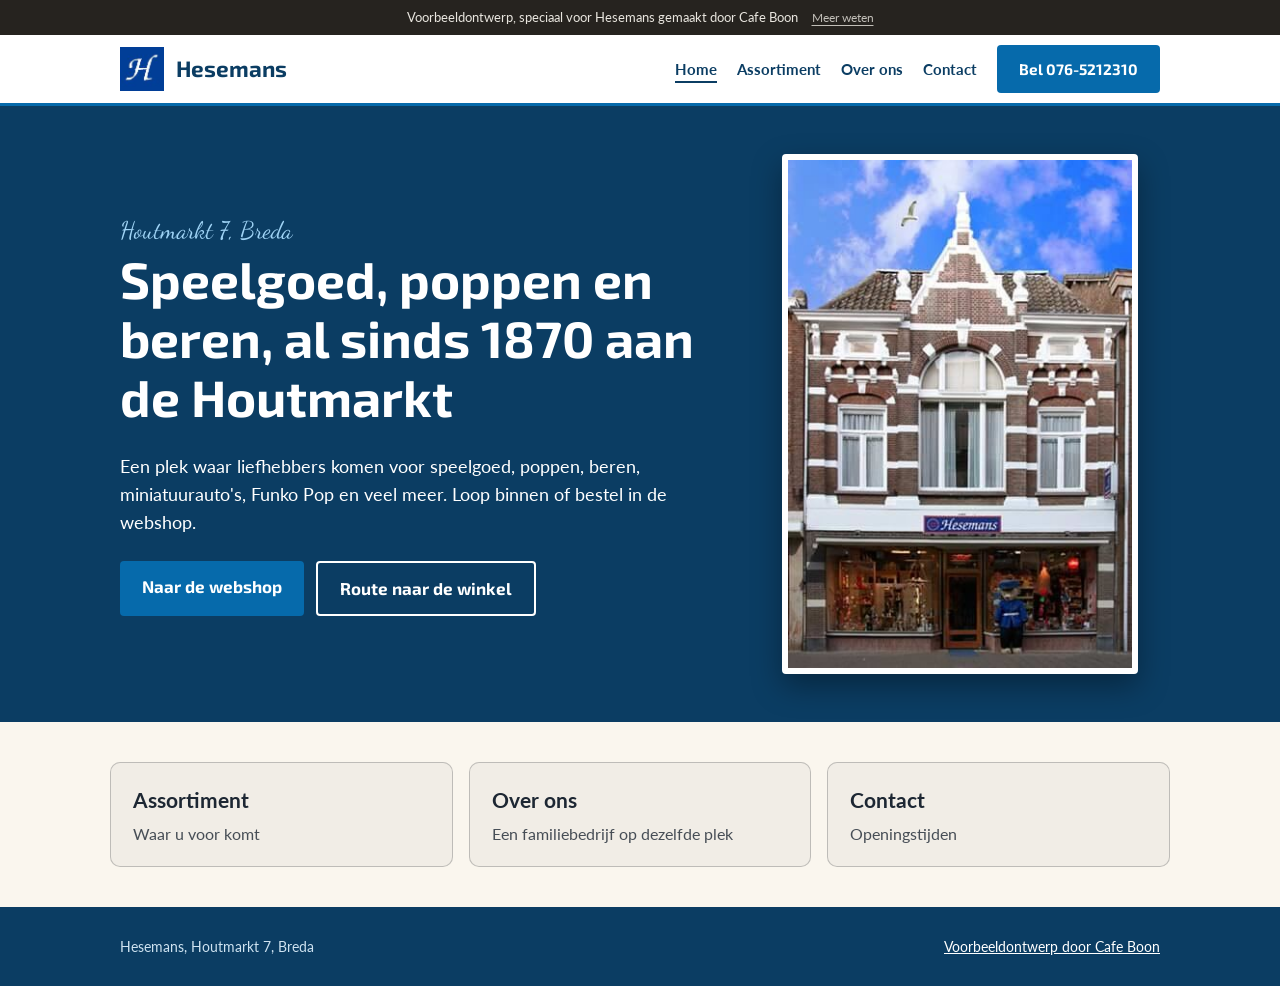
<file: index.html>
<!doctype html>
<html lang="nl">
<head>
<meta charset="utf-8">
<meta name="viewport" content="width=device-width,initial-scale=1">
<title>Hesemans Breda | Speelgoed, poppen, beren en kado's aan de Houtmarkt</title>
<meta name="description" content="Hesemans aan de Houtmarkt 7 in Breda. Speelgoed, poppen, beren, Funko Pop en kado's in het familiebedrijf van Johan Hesemans, sinds 1870 op dezelfde plek.">
<meta name="robots" content="noindex">
<link rel="icon" type="image/jpeg" href="images/logo.jpg">
<meta property="og:title" content="Hesemans Breda">
<meta property="og:description" content="Speelgoed, poppen, beren en kado's aan de Houtmarkt 7 in Breda.">
<meta property="og:image" content="https://hesemans.cafeboon.com/images/og.jpg">
<meta property="og:type" content="website">
<link rel="preconnect" href="https://fonts.googleapis.com">
<link rel="preconnect" href="https://fonts.gstatic.com" crossorigin>
<link href="https://fonts.googleapis.com/css2?family=Dancing+Script:wght@600&family=Exo+2:wght@600;700&family=Lato:wght@400;700;900&display=swap" rel="stylesheet">
<link rel="stylesheet" href="style.css">
</head>
<body>
<div class="vb-banner" role="note"><span>Voorbeeldontwerp, speciaal voor Hesemans gemaakt door Cafe Boon</span><a href="https://cafeboon.com">Meer weten</a></div>
<header><div class="wrap">
<a class="brand" href="index.html"><img alt="" src="images/logo.jpg"/>Hesemans</a>
<nav><a aria-current="page" href="index.html">Home</a><a href="aanbod.html">Assortiment</a><a href="over.html">Over ons</a><a href="contact.html">Contact</a><a class="btn" href="tel:0765212310">Bel 076-5212310</a></nav>
</div></header>
<div aria-label="Pagina's" class="sn-bar" role="navigation"><a aria-current="page" class="sn-link" href="index.html">Home</a><a class="sn-link" href="aanbod.html">Assortiment</a><a class="sn-link" href="over.html">Over ons</a><a class="sn-link" href="contact.html">Contact</a></div>
<main id="top">
<div class="hero"><div class="wrap">
<div>
<span class="script">Houtmarkt 7, Breda</span>
<h1>Speelgoed, poppen en beren, al sinds 1870 aan de Houtmarkt</h1>
<p>Een plek waar liefhebbers komen voor speelgoed, poppen, beren, miniatuurauto's, Funko Pop en veel meer. Loop binnen of bestel in de webshop.</p>
<div class="acts"><a class="btn" href="binnenkort.html">Naar de webshop</a><a class="btn alt" href="https://www.google.com/maps/dir/?api=1&amp;destination=Houtmarkt+7+4811+JC+Breda">Route naar de winkel</a></div>
</div>
<img alt="De gevel van Hesemans aan de Houtmarkt in Breda" height="526" src="images/voorgevel.jpg" width="357"/>
</div></div>
<div class="sn-cards"><a class="sn-card" href="aanbod.html"><strong>Assortiment</strong><span>Waar u voor komt</span></a><a class="sn-card" href="over.html"><strong>Over ons</strong><span>Een familiebedrijf op dezelfde plek</span></a><a class="sn-card" href="contact.html"><strong>Contact</strong><span>Openingstijden</span></a></div>
</main>
<footer><div class="wrap"><span>Hesemans, Houtmarkt 7, Breda</span><a href="https://cafeboon.com">Voorbeeldontwerp door Cafe Boon</a></div></footer>
<script>try{(function(){
var h={1:null,2:[12,17],3:[10,17],4:[10,17],5:[10,17],6:[10,17],0:null};
var n=new Date(),d=n.getDay(),t=n.getHours()+n.getMinutes()/60;
var r=document.querySelector('tr[data-d="'+d+'"]');if(r)r.className='today';
var s=document.getElementById('status'),x=h[d];
if(x&&t>=x[0]&&t<x[1]){s.className='status open';s.textContent='Nu geopend tot 17:00'}
else{s.className='status closed';s.textContent='Nu gesloten'}
})();}catch(e){}</script>
</body></html>
</file>
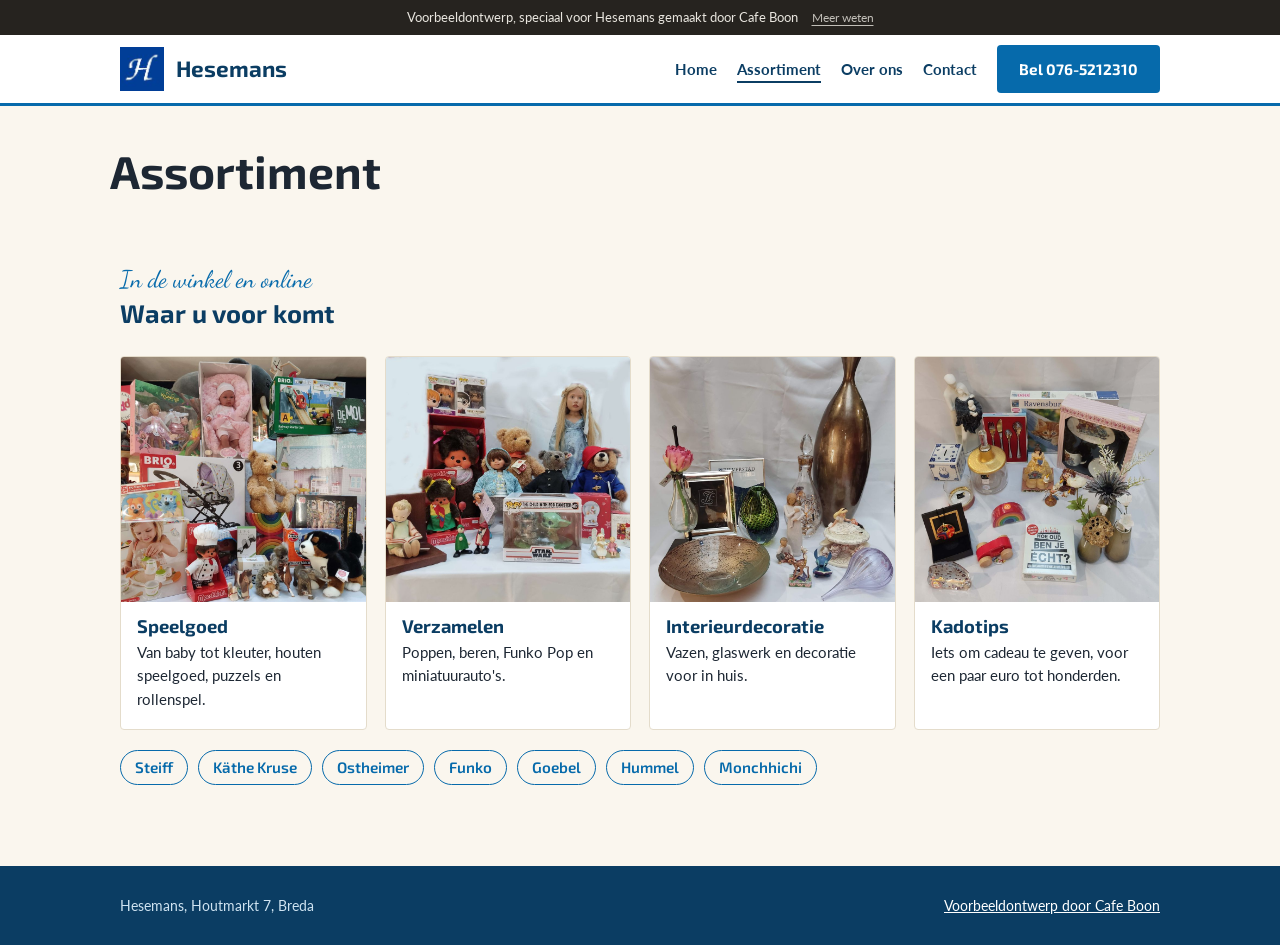
<file: aanbod.html>
<!doctype html>
<html lang="nl">
<head>
<meta charset="utf-8">
<meta name="viewport" content="width=device-width,initial-scale=1">
<title>Assortiment | Hesemans Breda</title>
<meta name="description" content="Hesemans aan de Houtmarkt 7 in Breda. Speelgoed, poppen, beren, Funko Pop en kado's in het familiebedrijf van Johan Hesemans, sinds 1870 op dezelfde plek.">
<meta name="robots" content="noindex">
<link rel="icon" type="image/jpeg" href="images/logo.jpg">
<meta property="og:title" content="Hesemans Breda">
<meta property="og:description" content="Speelgoed, poppen, beren en kado's aan de Houtmarkt 7 in Breda.">
<meta property="og:image" content="https://hesemans.cafeboon.com/images/og.jpg">
<meta property="og:type" content="website">
<link rel="preconnect" href="https://fonts.googleapis.com">
<link rel="preconnect" href="https://fonts.gstatic.com" crossorigin>
<link href="https://fonts.googleapis.com/css2?family=Dancing+Script:wght@600&family=Exo+2:wght@600;700&family=Lato:wght@400;700;900&display=swap" rel="stylesheet">
<link rel="stylesheet" href="style.css">
</head>
<body>
<div class="vb-banner" role="note"><span>Voorbeeldontwerp, speciaal voor Hesemans gemaakt door Cafe Boon</span><a href="https://cafeboon.com">Meer weten</a></div>
<header><div class="wrap">
<a class="brand" href="index.html"><img alt="" src="images/logo.jpg"/>Hesemans</a>
<nav><a href="index.html">Home</a><a aria-current="page" href="aanbod.html">Assortiment</a><a href="over.html">Over ons</a><a href="contact.html">Contact</a><a class="btn" href="tel:0765212310">Bel 076-5212310</a></nav>
</div></header>
<div aria-label="Pagina's" class="sn-bar" role="navigation"><a class="sn-link" href="index.html">Home</a><a aria-current="page" class="sn-link" href="aanbod.html">Assortiment</a><a class="sn-link" href="over.html">Over ons</a><a class="sn-link" href="contact.html">Contact</a></div>
<main id="top">
<div class="sn-head"><h1>Assortiment</h1></div>
<section id="assortiment"><div class="wrap">
<span class="script">In de winkel en online</span>
<h2>Waar u voor komt</h2>
<div class="cards">
<a class="card" href="binnenkort.html"><img alt="Speelgoed" loading="lazy" src="images/speelgoed.jpg"/><div><h3>Speelgoed</h3><p>Van baby tot kleuter, houten speelgoed, puzzels en rollenspel.</p></div></a>
<a class="card" href="binnenkort.html"><img alt="Verzamelen" loading="lazy" src="images/verzamelen.jpg"/><div><h3>Verzamelen</h3><p>Poppen, beren, Funko Pop en miniatuurauto's.</p></div></a>
<a class="card" href="binnenkort.html"><img alt="Interieurdecoratie" loading="lazy" src="images/interieur.jpg"/><div><h3>Interieurdecoratie</h3><p>Vazen, glaswerk en decoratie voor in huis.</p></div></a>
<a class="card" href="binnenkort.html"><img alt="Kadotips" loading="lazy" src="images/kadotip.jpg"/><div><h3>Kadotips</h3><p>Iets om cadeau te geven, voor een paar euro tot honderden.</p></div></a>
</div>
<ul aria-label="Merken" class="brands"><li>Steiff</li><li>Käthe Kruse</li><li>Ostheimer</li><li>Funko</li><li>Goebel</li><li>Hummel</li><li>Monchhichi</li></ul>
</div></section>
</main>
<footer><div class="wrap"><span>Hesemans, Houtmarkt 7, Breda</span><a href="https://cafeboon.com">Voorbeeldontwerp door Cafe Boon</a></div></footer>
<script>try{(function(){
var h={1:null,2:[12,17],3:[10,17],4:[10,17],5:[10,17],6:[10,17],0:null};
var n=new Date(),d=n.getDay(),t=n.getHours()+n.getMinutes()/60;
var r=document.querySelector('tr[data-d="'+d+'"]');if(r)r.className='today';
var s=document.getElementById('status'),x=h[d];
if(x&&t>=x[0]&&t<x[1]){s.className='status open';s.textContent='Nu geopend tot 17:00'}
else{s.className='status closed';s.textContent='Nu gesloten'}
})();}catch(e){}</script>
</body></html>
</file>
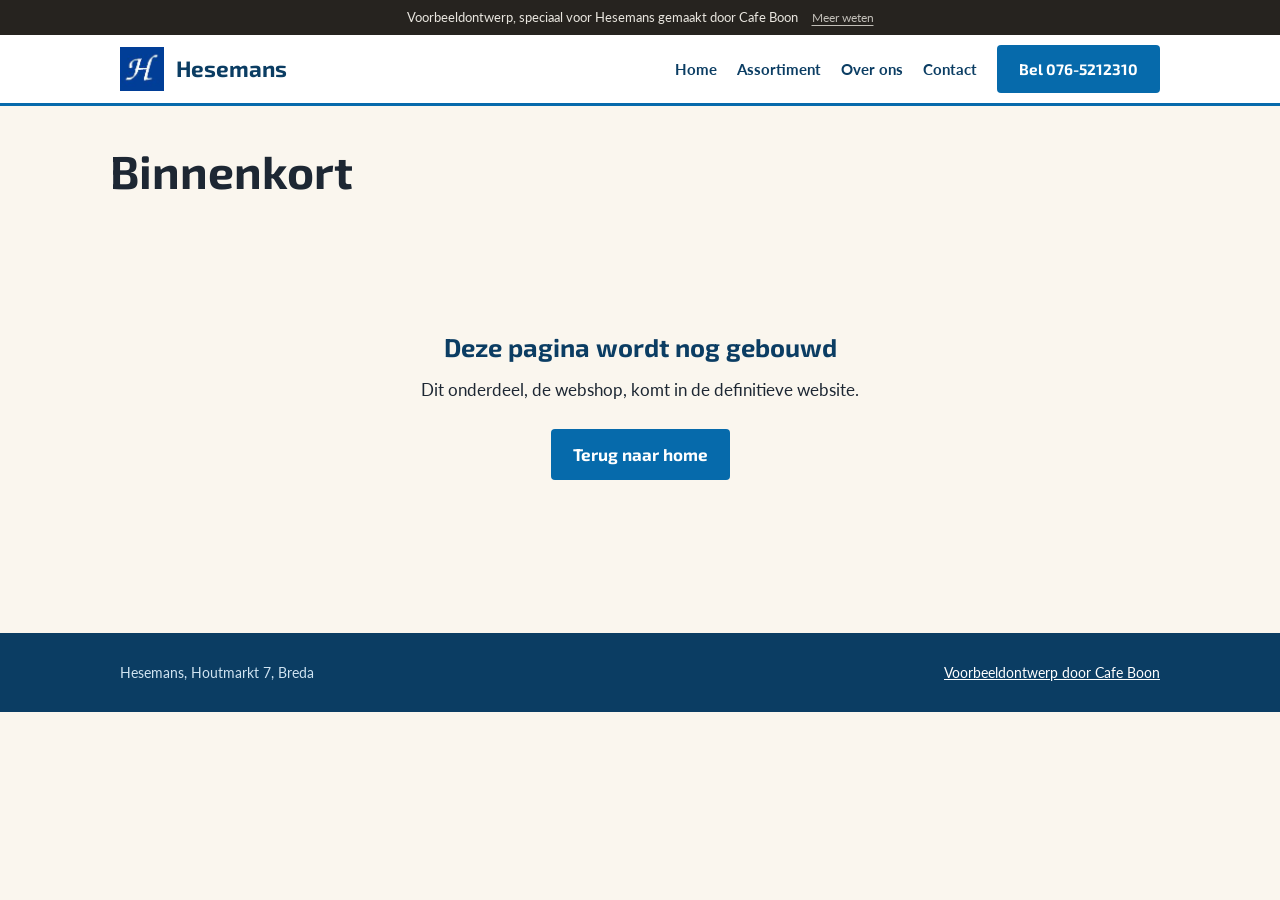
<file: binnenkort.html>
<!doctype html>
<html lang="nl">
<head>
<meta charset="utf-8">
<meta name="viewport" content="width=device-width,initial-scale=1">
<title>Binnenkort | Hesemans Breda</title>
<meta name="description" content="Hesemans aan de Houtmarkt 7 in Breda. Speelgoed, poppen, beren, Funko Pop en kado's in het familiebedrijf van Johan Hesemans, sinds 1870 op dezelfde plek.">
<meta name="robots" content="noindex">
<link rel="icon" type="image/jpeg" href="images/logo.jpg">
<meta property="og:title" content="Hesemans Breda">
<meta property="og:description" content="Speelgoed, poppen, beren en kado's aan de Houtmarkt 7 in Breda.">
<meta property="og:image" content="https://hesemans.cafeboon.com/images/og.jpg">
<meta property="og:type" content="website">
<link rel="preconnect" href="https://fonts.googleapis.com">
<link rel="preconnect" href="https://fonts.gstatic.com" crossorigin>
<link href="https://fonts.googleapis.com/css2?family=Dancing+Script:wght@600&family=Exo+2:wght@600;700&family=Lato:wght@400;700;900&display=swap" rel="stylesheet">
<link rel="stylesheet" href="style.css">
</head>
<body>
<div class="vb-banner" role="note"><span>Voorbeeldontwerp, speciaal voor Hesemans gemaakt door Cafe Boon</span><a href="https://cafeboon.com">Meer weten</a></div>
<header><div class="wrap">
<a class="brand" href="index.html"><img alt="" src="images/logo.jpg"/>Hesemans</a>
<nav><a href="index.html">Home</a><a href="aanbod.html">Assortiment</a><a href="over.html">Over ons</a><a href="contact.html">Contact</a><a class="btn" href="tel:0765212310">Bel 076-5212310</a></nav>
</div></header>
<div aria-label="Pagina's" class="sn-bar" role="navigation"><a class="sn-link" href="index.html">Home</a><a class="sn-link" href="aanbod.html">Assortiment</a><a class="sn-link" href="over.html">Over ons</a><a class="sn-link" href="contact.html">Contact</a></div>
<main id="top">
<div class="sn-head"><h1>Binnenkort</h1></div>
<section class="binnenkort"><div class="wrap" style="padding:72px 0;text-align:center"><h2>Deze pagina wordt nog gebouwd</h2><p style="max-width:34em;margin:14px auto 26px">Dit onderdeel, de webshop, komt in de definitieve website.</p><p><a class="btn" href="index.html">Terug naar home</a></p></div></section>
</main>
<footer><div class="wrap"><span>Hesemans, Houtmarkt 7, Breda</span><a href="https://cafeboon.com">Voorbeeldontwerp door Cafe Boon</a></div></footer>
</body></html>
</file>
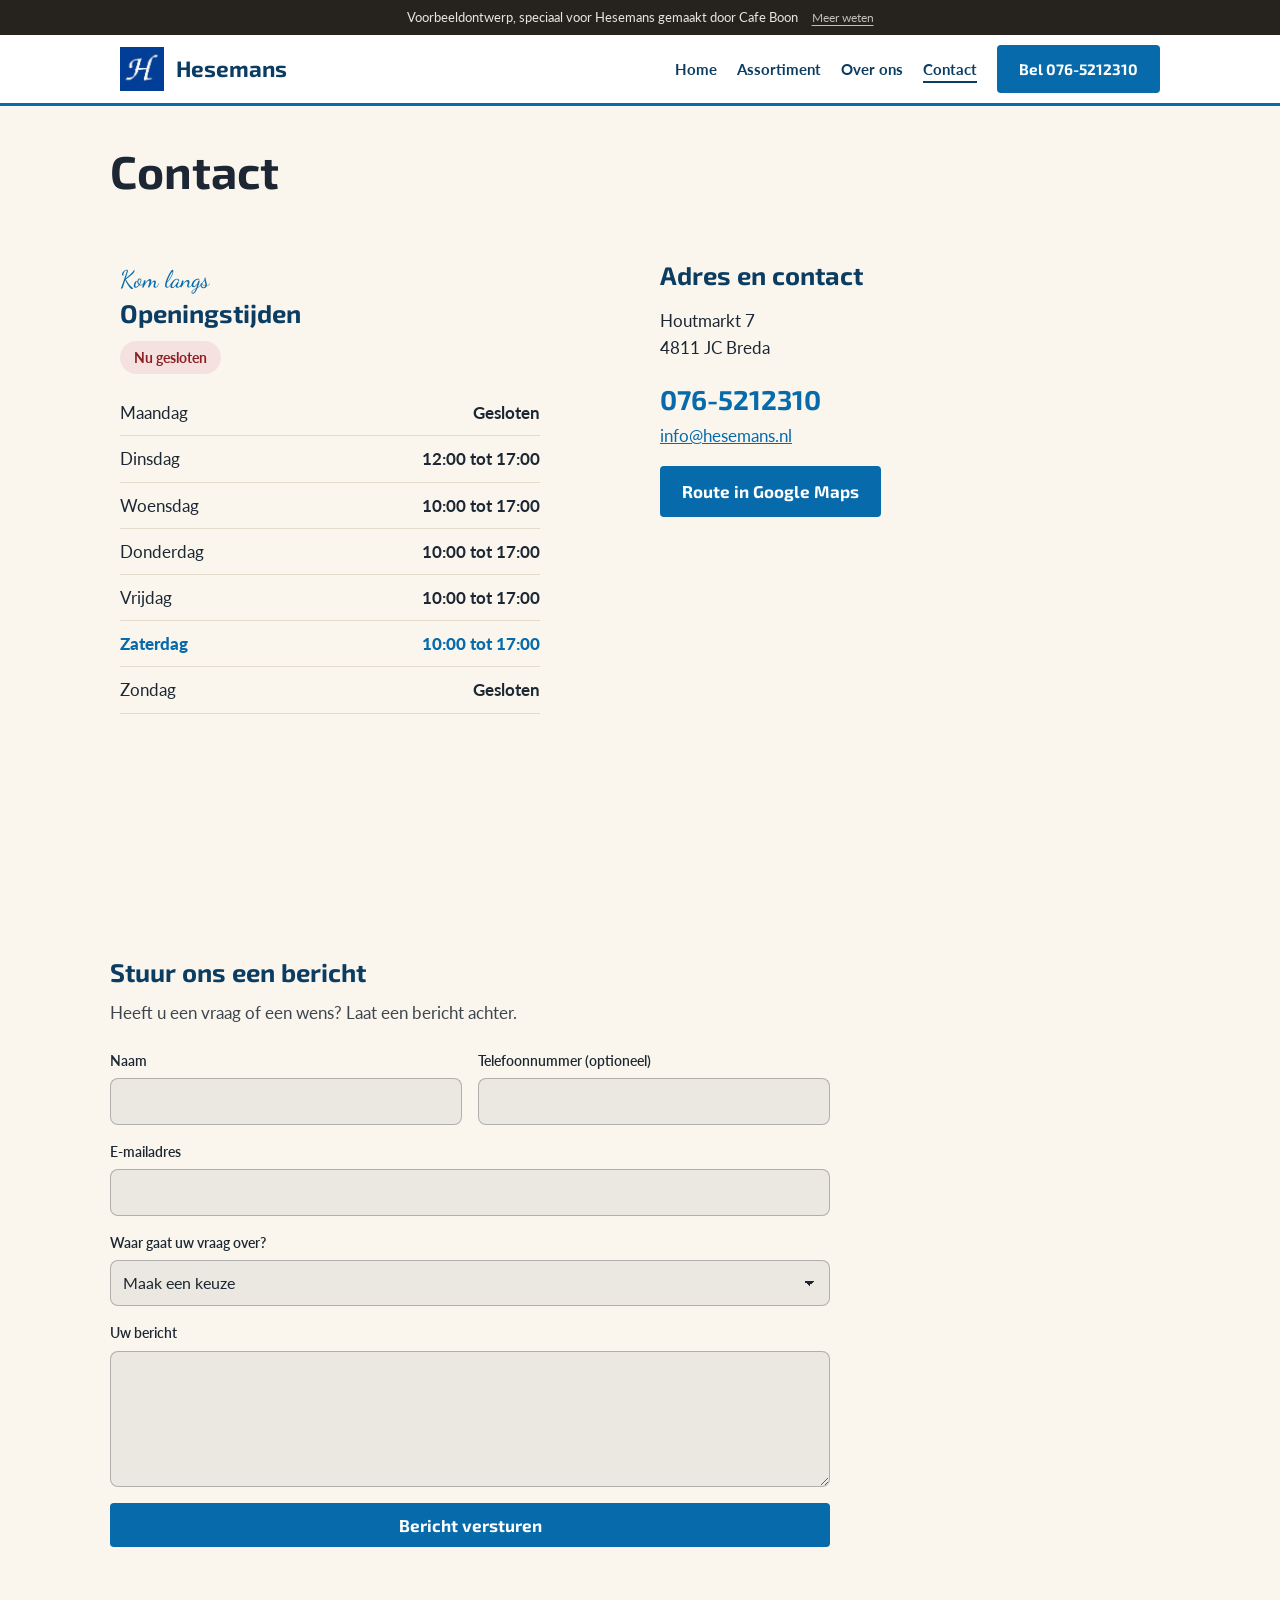
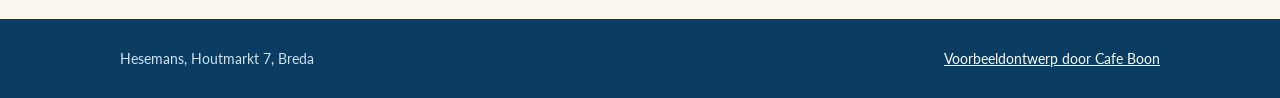
<file: contact.html>
<!doctype html>
<html lang="nl">
<head>
<meta charset="utf-8">
<meta name="viewport" content="width=device-width,initial-scale=1">
<title>Contact | Hesemans Breda</title>
<meta name="description" content="Hesemans aan de Houtmarkt 7 in Breda. Speelgoed, poppen, beren, Funko Pop en kado's in het familiebedrijf van Johan Hesemans, sinds 1870 op dezelfde plek.">
<meta name="robots" content="noindex">
<link rel="icon" type="image/jpeg" href="images/logo.jpg">
<meta property="og:title" content="Hesemans Breda">
<meta property="og:description" content="Speelgoed, poppen, beren en kado's aan de Houtmarkt 7 in Breda.">
<meta property="og:image" content="https://hesemans.cafeboon.com/images/og.jpg">
<meta property="og:type" content="website">
<link rel="preconnect" href="https://fonts.googleapis.com">
<link rel="preconnect" href="https://fonts.gstatic.com" crossorigin>
<link href="https://fonts.googleapis.com/css2?family=Dancing+Script:wght@600&family=Exo+2:wght@600;700&family=Lato:wght@400;700;900&display=swap" rel="stylesheet">
<link rel="stylesheet" href="style.css">
</head>
<body>
<div class="vb-banner" role="note"><span>Voorbeeldontwerp, speciaal voor Hesemans gemaakt door Cafe Boon</span><a href="https://cafeboon.com">Meer weten</a></div>
<header><div class="wrap">
<a class="brand" href="index.html"><img alt="" src="images/logo.jpg"/>Hesemans</a>
<nav><a href="index.html">Home</a><a href="aanbod.html">Assortiment</a><a href="over.html">Over ons</a><a aria-current="page" href="contact.html">Contact</a><a class="btn" href="tel:0765212310">Bel 076-5212310</a></nav>
</div></header>
<div aria-label="Pagina's" class="sn-bar" role="navigation"><a class="sn-link" href="index.html">Home</a><a class="sn-link" href="aanbod.html">Assortiment</a><a class="sn-link" href="over.html">Over ons</a><a aria-current="page" class="sn-link" href="contact.html">Contact</a></div>
<main id="top">
<div class="sn-head"><h1>Contact</h1></div>
<section class="visit" id="openingstijden"><div class="wrap">
<div>
<span class="script">Kom langs</span>
<h2>Openingstijden</h2>
<div class="status" id="status">Openingstijden</div>
<table id="uren">
<tr data-d="1"><td>Maandag</td><td>Gesloten</td></tr>
<tr data-d="2"><td>Dinsdag</td><td>12:00 tot 17:00</td></tr>
<tr data-d="3"><td>Woensdag</td><td>10:00 tot 17:00</td></tr>
<tr data-d="4"><td>Donderdag</td><td>10:00 tot 17:00</td></tr>
<tr data-d="5"><td>Vrijdag</td><td>10:00 tot 17:00</td></tr>
<tr data-d="6"><td>Zaterdag</td><td>10:00 tot 17:00</td></tr>
<tr data-d="0"><td>Zondag</td><td>Gesloten</td></tr>
</table>
</div>
<div>
<h2>Adres en contact</h2>
<p>Houtmarkt 7<br/>4811 JC Breda</p>
<p><a class="big" href="tel:0765212310">076-5212310</a><br/><a href="mailto:info@hesemans.nl">info@hesemans.nl</a></p>
<p><a class="btn" href="https://www.google.com/maps/dir/?api=1&amp;destination=Houtmarkt+7+4811+JC+Breda">Route in Google Maps</a></p>
<iframe loading="lazy" src="https://maps.google.com/maps?q=Houtmarkt+7+4811+JC+Breda&amp;output=embed" title="Kaart Hesemans"></iframe>
</div>
</div></section>
</main>
<section class="sn-formsec" id="formulier"><div class="sn-formwrap"><h2>Stuur ons een bericht</h2><p class="sn-lead">Heeft u een vraag of een wens? Laat een bericht achter.</p><form class="sn-form" id="sn-form"><div class="sn-field"><label for="naam">Naam</label><input id="naam" name="naam" type="text" required autocomplete="name"></div><div class="sn-field"><label for="tel">Telefoonnummer (optioneel)</label><input id="tel" name="tel" type="tel" autocomplete="tel"></div><div class="sn-field full"><label for="email">E-mailadres</label><input id="email" name="email" type="email" required autocomplete="email"></div><div class="sn-field full"><label for="keuze">Waar gaat uw vraag over?</label><select id="keuze" name="keuze" required><option value="">Maak een keuze</option><option>Speelgoed</option><option>Verzamelen</option><option>Interieurdecoratie</option><option>Kadotips</option></select></div><div class="sn-field full"><label for="opm">Uw bericht</label><textarea id="opm" name="opm" rows="5" required></textarea></div><div class="sn-field full"><button class="btn" type="submit">Bericht versturen</button></div></form></div></section>
<script>(function(){var f=document.getElementById('sn-form');if(!f)return;f.addEventListener('submit',function(e){e.preventDefault();if(!f.checkValidity()){f.reportValidity();return;}var d=document.createElement('div');d.className='sn-done';d.setAttribute('role','status');d.tabIndex=-1;d.innerHTML='<h2>Bedankt voor uw bericht</h2><p>Dit is een voorbeeldwebsite van Cafe Boon. Uw bericht is daarom niet verstuurd. Neem voor een echt antwoord contact op via <a href="tel:0765212310">076-5212310</a>.</p>';f.parentNode.replaceChild(d,f);d.focus();});})();</script>
<footer><div class="wrap"><span>Hesemans, Houtmarkt 7, Breda</span><a href="https://cafeboon.com">Voorbeeldontwerp door Cafe Boon</a></div></footer>
<script>try{(function(){
var h={1:null,2:[12,17],3:[10,17],4:[10,17],5:[10,17],6:[10,17],0:null};
var n=new Date(),d=n.getDay(),t=n.getHours()+n.getMinutes()/60;
var r=document.querySelector('tr[data-d="'+d+'"]');if(r)r.className='today';
var s=document.getElementById('status'),x=h[d];
if(x&&t>=x[0]&&t<x[1]){s.className='status open';s.textContent='Nu geopend tot 17:00'}
else{s.className='status closed';s.textContent='Nu gesloten'}
})();}catch(e){}</script>
</body></html>
</file>
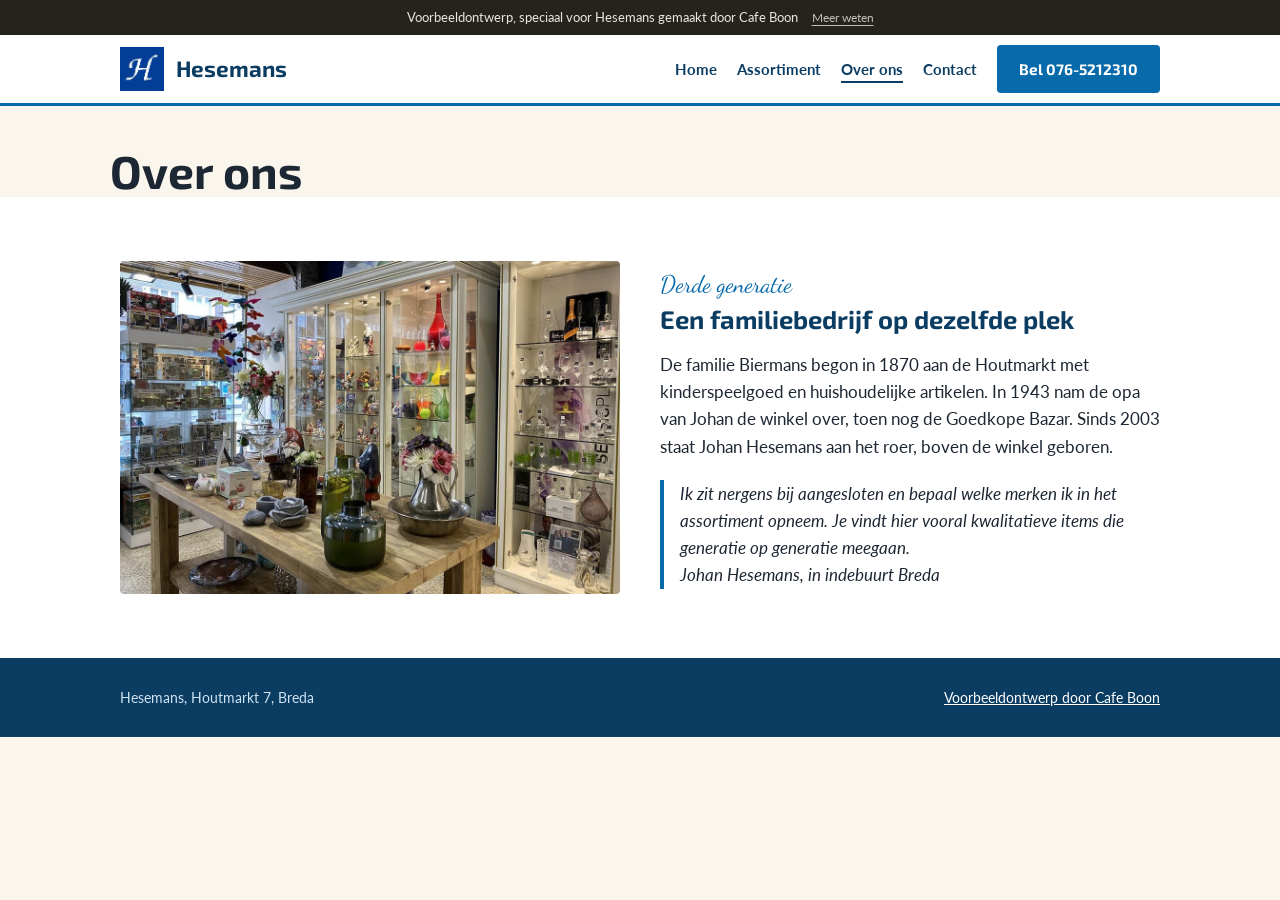
<file: over.html>
<!doctype html>
<html lang="nl">
<head>
<meta charset="utf-8">
<meta name="viewport" content="width=device-width,initial-scale=1">
<title>Over ons | Hesemans Breda</title>
<meta name="description" content="Hesemans aan de Houtmarkt 7 in Breda. Speelgoed, poppen, beren, Funko Pop en kado's in het familiebedrijf van Johan Hesemans, sinds 1870 op dezelfde plek.">
<meta name="robots" content="noindex">
<link rel="icon" type="image/jpeg" href="images/logo.jpg">
<meta property="og:title" content="Hesemans Breda">
<meta property="og:description" content="Speelgoed, poppen, beren en kado's aan de Houtmarkt 7 in Breda.">
<meta property="og:image" content="https://hesemans.cafeboon.com/images/og.jpg">
<meta property="og:type" content="website">
<link rel="preconnect" href="https://fonts.googleapis.com">
<link rel="preconnect" href="https://fonts.gstatic.com" crossorigin>
<link href="https://fonts.googleapis.com/css2?family=Dancing+Script:wght@600&family=Exo+2:wght@600;700&family=Lato:wght@400;700;900&display=swap" rel="stylesheet">
<link rel="stylesheet" href="style.css">
</head>
<body>
<div class="vb-banner" role="note"><span>Voorbeeldontwerp, speciaal voor Hesemans gemaakt door Cafe Boon</span><a href="https://cafeboon.com">Meer weten</a></div>
<header><div class="wrap">
<a class="brand" href="index.html"><img alt="" src="images/logo.jpg"/>Hesemans</a>
<nav><a href="index.html">Home</a><a href="aanbod.html">Assortiment</a><a aria-current="page" href="over.html">Over ons</a><a href="contact.html">Contact</a><a class="btn" href="tel:0765212310">Bel 076-5212310</a></nav>
</div></header>
<div aria-label="Pagina's" class="sn-bar" role="navigation"><a class="sn-link" href="index.html">Home</a><a class="sn-link" href="aanbod.html">Assortiment</a><a aria-current="page" class="sn-link" href="over.html">Over ons</a><a class="sn-link" href="contact.html">Contact</a></div>
<main id="top">
<div class="sn-head"><h1>Over ons</h1></div>
<section class="story" id="verhaal"><div class="wrap">
<img alt="Binnen bij Hesemans, vitrinekasten en tafel met vazen" loading="lazy" src="images/winkel.jpg"/>
<div>
<span class="script">Derde generatie</span>
<h2>Een familiebedrijf op dezelfde plek</h2>
<p>De familie Biermans begon in 1870 aan de Houtmarkt met kinderspeelgoed en huishoudelijke artikelen. In 1943 nam de opa van Johan de winkel over, toen nog de Goedkope Bazar. Sinds 2003 staat Johan Hesemans aan het roer, boven de winkel geboren.</p>
<blockquote>Ik zit nergens bij aangesloten en bepaal welke merken ik in het assortiment opneem. Je vindt hier vooral kwalitatieve items die generatie op generatie meegaan.<br/>Johan Hesemans, in indebuurt Breda</blockquote>
</div>
</div></section>
</main>
<footer><div class="wrap"><span>Hesemans, Houtmarkt 7, Breda</span><a href="https://cafeboon.com">Voorbeeldontwerp door Cafe Boon</a></div></footer>
<script>try{(function(){
var h={1:null,2:[12,17],3:[10,17],4:[10,17],5:[10,17],6:[10,17],0:null};
var n=new Date(),d=n.getDay(),t=n.getHours()+n.getMinutes()/60;
var r=document.querySelector('tr[data-d="'+d+'"]');if(r)r.className='today';
var s=document.getElementById('status'),x=h[d];
if(x&&t>=x[0]&&t<x[1]){s.className='status open';s.textContent='Nu geopend tot 17:00'}
else{s.className='status closed';s.textContent='Nu gesloten'}
})();}catch(e){}</script>
</body></html>
</file>
<file: style.css>
:root{--blue:#066aab;--navy:#0b3d63;--slate:#446084;--cream:#faf6ee;--ink:#1d2733;--line:#e4dccb}
*{box-sizing:border-box}
html{scroll-behavior:smooth}
body{margin:0;font-family:'Lato',sans-serif;color:var(--ink);background:var(--cream);line-height:1.6;font-size:17px}
img{max-width:100%;display:block}
a{color:var(--blue)}
h1,h2,h3{font-family:'Exo 2',sans-serif;line-height:1.15;margin:0 0 .5em;color:var(--navy)}
.script{font-family:'Dancing Script',cursive;color:var(--blue);font-size:1.5rem}
.wrap{max-width:1080px;margin:0 auto;padding:0 20px}
header{background:#fff;border-bottom:3px solid var(--blue);position:sticky;top:0;z-index:10}
header .wrap{display:flex;align-items:center;justify-content:space-between;gap:12px;padding-top:10px;padding-bottom:10px}
.brand{display:flex;align-items:center;gap:12px;text-decoration:none;color:var(--navy);font-family:'Exo 2',sans-serif;font-weight:700;font-size:1.4rem}
.brand img{width:44px;height:44px}
nav{display:flex;gap:20px;align-items:center}
nav a{text-decoration:none;color:var(--navy);font-weight:700;font-size:.95rem}
.btn{display:inline-block;background:var(--blue);color:#fff!important;padding:12px 22px;border-radius:4px;text-decoration:none;font-weight:700;font-family:'Exo 2',sans-serif}
.btn.alt{background:#fff;color:var(--blue)!important;border:2px solid var(--blue)}
.hero{background:var(--navy);color:#fff}
.hero .wrap{display:grid;grid-template-columns:1.2fr .8fr;gap:40px;align-items:center;padding-top:48px;padding-bottom:48px}
.hero h1{color:#fff;font-size:clamp(2rem,5vw,3.2rem)}
.hero .script{color:#9fd3f5}
.hero p{font-size:1.1rem;max-width:34em}
.hero .acts{display:flex;gap:12px;flex-wrap:wrap;margin-top:24px}
.hero .btn.alt{background:transparent;color:#fff!important;border-color:#fff}
.hero img{border:6px solid #fff;border-radius:4px;box-shadow:0 12px 30px rgba(0,0,0,.35);max-height:520px;margin:0 auto;width:auto}
section{padding:64px 0}
.cards{display:grid;grid-template-columns:repeat(4,1fr);gap:18px;margin-top:28px}
.card{background:#fff;border:1px solid var(--line);border-radius:4px;overflow:hidden;text-decoration:none;color:var(--ink)}
.card img{aspect-ratio:1/1;object-fit:cover;width:100%}
.card div{padding:14px 16px 18px}
.card h3{font-size:1.15rem;margin-bottom:.2em}
.card p{margin:0;font-size:.92rem}
.story{background:#fff}
.story .wrap{display:grid;grid-template-columns:1fr 1fr;gap:40px;align-items:center}
.story img{border-radius:4px}
blockquote{margin:20px 0 0;padding-left:16px;border-left:4px solid var(--blue);font-style:italic}
.brands{display:flex;flex-wrap:wrap;gap:10px;margin-top:20px;padding:0;list-style:none}
.brands li{border:1px solid var(--blue);color:var(--blue);padding:4px 14px;border-radius:99px;font-family:'Exo 2',sans-serif;font-weight:600;font-size:.95rem}
.visit .wrap{display:grid;grid-template-columns:1fr 1fr;gap:40px}
table{border-collapse:collapse;width:100%;max-width:420px}
td{padding:9px 0;border-bottom:1px solid var(--line)}
td:last-child{text-align:right;font-weight:700}
tr.today td{color:var(--blue);font-weight:900}
.status{display:inline-block;margin:0 0 16px;padding:5px 14px;border-radius:99px;font-weight:700;font-size:.9rem;background:#e8f1f8;color:var(--navy)}
.status.open{background:#dff3e3;color:#17652b}
.status.closed{background:#f6e1e1;color:#8a2020}
.big{font-family:'Exo 2',sans-serif;font-size:1.7rem;font-weight:700;text-decoration:none}
iframe{width:100%;height:300px;border:0;border-radius:4px;margin-top:16px}
footer{background:var(--navy);color:#cfe3f1;padding:28px 0;font-size:.9rem}
footer a{color:#fff}
footer .wrap{display:flex;justify-content:space-between;flex-wrap:wrap;gap:8px}
@media(max-width:820px){
.hero .wrap,.story .wrap,.visit .wrap{grid-template-columns:1fr}
.cards{grid-template-columns:repeat(2,1fr)}
nav a:not(.btn){display:none}
section{padding:44px 0}
.hero img{max-height:380px}
}
/* sitenav:start */
.sn-bar{display:none;gap:6px;overflow-x:auto;white-space:nowrap;-webkit-overflow-scrolling:touch;padding:8px 12px;background:inherit;color:inherit;font:inherit;line-height:1.2;border-bottom:1px solid rgba(128,128,128,.35);box-sizing:border-box;max-width:100%}
.sn-bar a.sn-link{flex:0 0 auto;padding:9px 15px;border-radius:999px;color:inherit;text-decoration:none;font-size:15px;font-weight:600;letter-spacing:0;text-transform:none;margin:0}
.sn-bar a.sn-link[aria-current="page"]{background:rgba(128,128,128,.2);box-shadow:inset 0 -2px 0 currentColor}
@media(max-width:820px){.sn-bar{display:flex}}
nav a[aria-current="page"]:not(.cta):not(.btn):not(.call){text-decoration:underline;text-underline-offset:6px;text-decoration-thickness:2px}
.sn-head{max-width:1100px;margin:0 auto;padding:40px 20px 0;box-sizing:border-box}
.sn-head h1{margin:0;color:inherit;font-size:clamp(30px,5vw,46px);line-height:1.1}
.sn-cards{max-width:1100px;margin:0 auto;padding:40px 20px;display:grid;grid-template-columns:repeat(auto-fit,minmax(230px,1fr));gap:16px;box-sizing:border-box}
.sn-card{display:block;padding:20px 22px;border:1px solid rgba(128,128,128,.45);border-radius:10px;background:rgba(128,128,128,.07);color:inherit;text-decoration:none;min-width:0}
.sn-card strong{display:block;font-size:1.25em;margin:0 0 6px;color:inherit}
.sn-card span{display:block;opacity:.8;font-size:.95em;line-height:1.4}
.sn-card:hover,.sn-card:focus-visible{border-color:currentColor}
/* sitenav:end */
/* voorbeeld-formulier:start */
@layer sn{.sn-form button.btn{border:0;font:inherit;cursor:pointer;line-height:1.2}}
.sn-formsec{padding:36px 0 72px}
.sn-formwrap{max-width:1100px;margin:0 auto;padding:0 20px;box-sizing:border-box}
.sn-formwrap>h2{margin:0 0 12px}
.sn-formwrap>.sn-lead,.sn-formwrap>.sn-form,.sn-formwrap>.sn-done{max-width:720px}
.sn-formwrap .sn-lead{margin:0 0 24px;opacity:.85}
.sn-form{display:grid;grid-template-columns:1fr 1fr;gap:16px}
.sn-field{display:flex;flex-direction:column;gap:6px;min-width:0;text-align:left}
.sn-field.full{grid-column:1/-1}
.sn-field label{font-size:14px;font-weight:600}
.sn-field input,.sn-field select,.sn-field textarea{font:inherit;font-size:16px;line-height:1.4;color:inherit;background:rgba(128,128,128,.12);border:1px solid rgba(128,128,128,.55);border-radius:8px;padding:11px 12px;width:100%;box-sizing:border-box;min-width:0;max-width:100%;-webkit-appearance:none;appearance:none}
.sn-field select{background-image:linear-gradient(45deg,transparent 50%,currentColor 50%),linear-gradient(135deg,currentColor 50%,transparent 50%);background-position:calc(100% - 20px) 50%,calc(100% - 15px) 50%;background-size:5px 5px;background-repeat:no-repeat;padding-right:38px}
.sn-field select option{color:#111;background:#fff}
.sn-field textarea{resize:vertical}
.sn-field input:focus,.sn-field select:focus,.sn-field textarea:focus{outline:2px solid currentColor;outline-offset:1px}
.sn-done{padding:28px;border:1px solid rgba(128,128,128,.55);border-radius:12px;background:rgba(128,128,128,.1)}
.sn-done h2{margin:0 0 10px}
.sn-done p{margin:0}
.sn-done a{text-decoration:underline;text-underline-offset:3px;font-weight:600}
.sn-formlink{padding:0 0 56px}
@media(max-width:640px){.sn-form{grid-template-columns:1fr}.sn-formsec{padding:24px 0 56px}}
/* voorbeeld-formulier:end */
/* voorbeeldbanner:start */
.vb-banner{display:flex;flex-wrap:wrap;justify-content:center;align-items:baseline;gap:2px 14px;padding:8px 16px;background:#26231f;color:#e9e6df;font-size:13px;line-height:1.45;letter-spacing:0;text-transform:none;font-weight:400;text-align:center;position:relative;z-index:1000}
.vb-banner a{color:inherit;opacity:.8;text-decoration:underline;text-underline-offset:3px;font-size:12px;font-weight:400;white-space:nowrap;letter-spacing:0;text-transform:none}
.vb-banner a:hover{opacity:1}
/* voorbeeldbanner:end */
</file>
